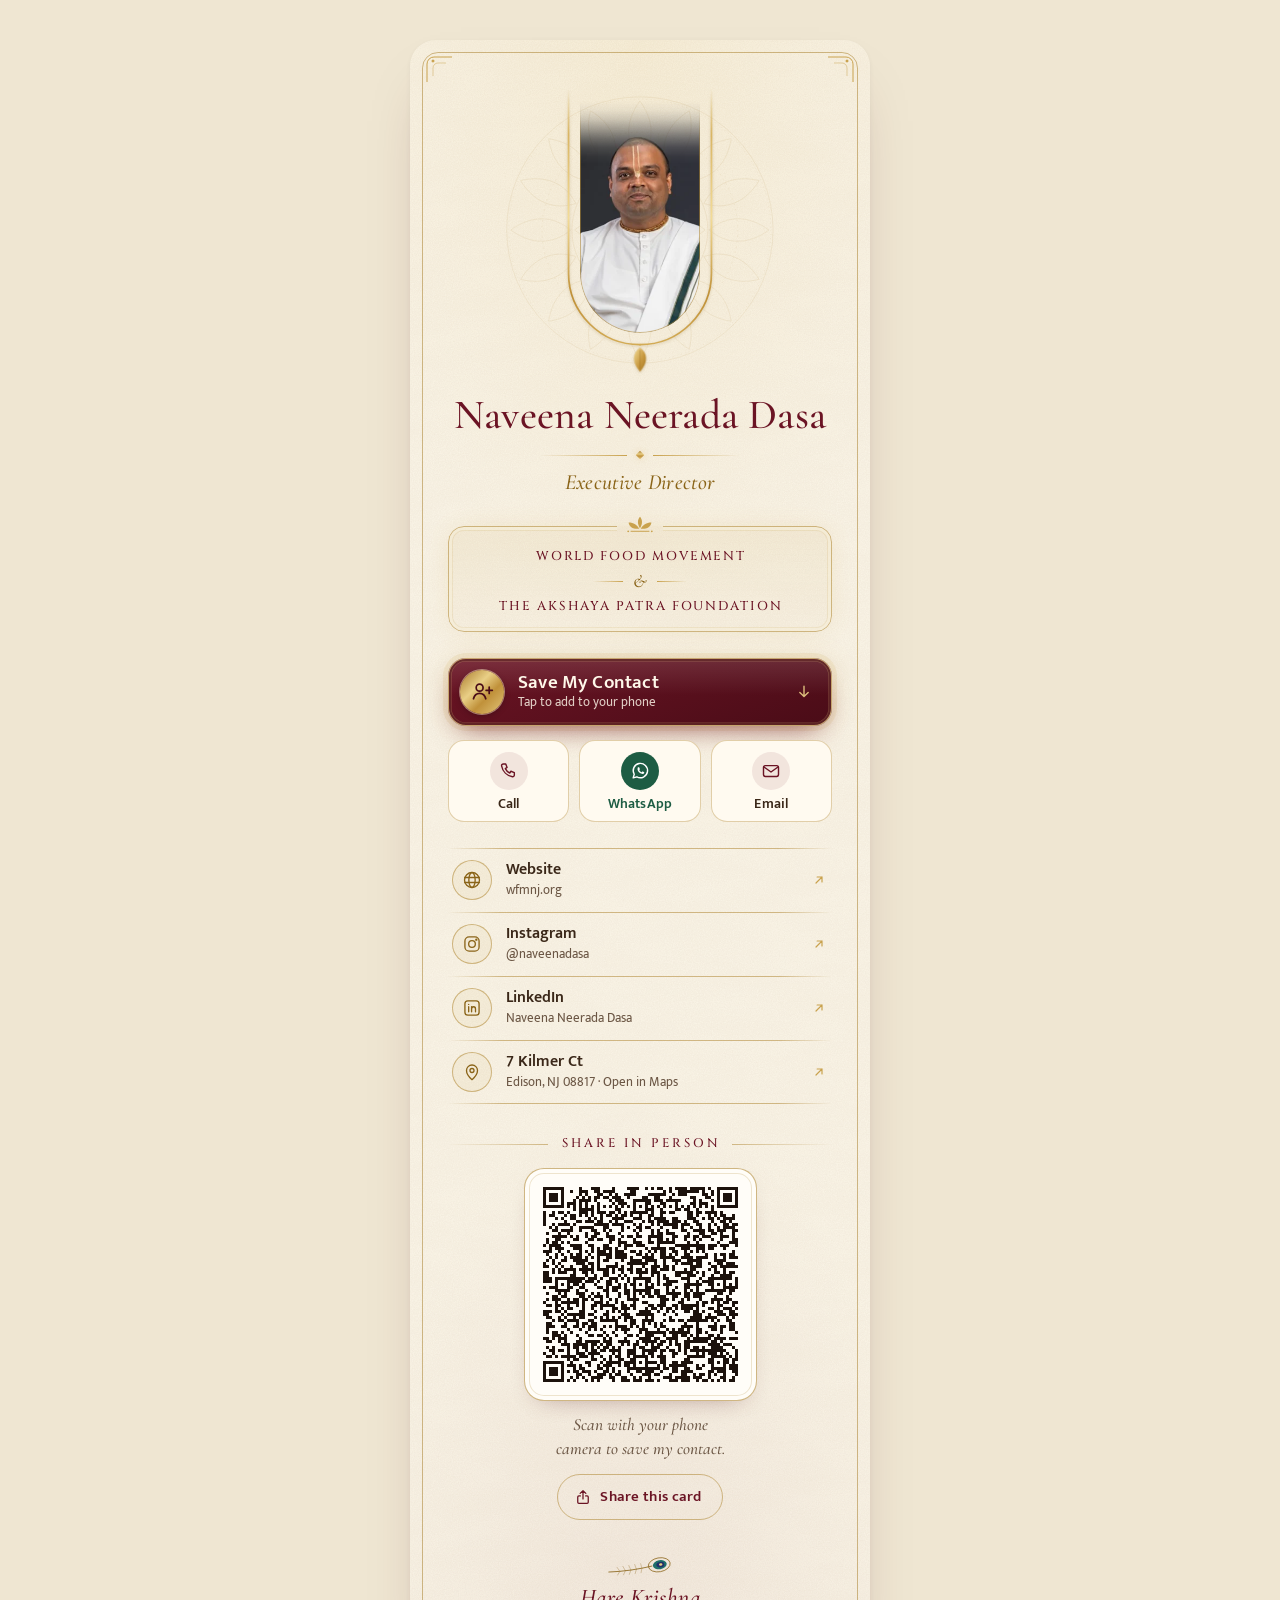
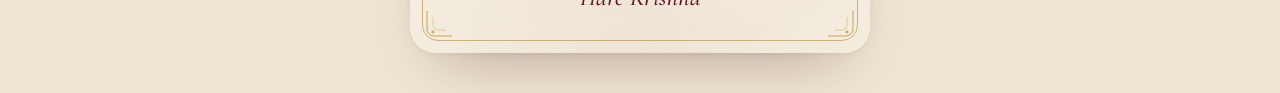
<file: naveena_card/site/index.html>
<!doctype html>
<html lang="en">
  <head>
    <meta charset="utf-8" />
    <meta
      name="viewport"
      content="width=device-width, initial-scale=1, viewport-fit=cover"
    />
    <title>
      Naveena Neerada Dasa · World Food Movement &amp; The Akshaya Patra
      Foundation
    </title>
    <meta
      name="description"
      content="Executive Director. Tap to save my contact."
    />
    <meta name="color-scheme" content="light dark" />
    <meta
      name="theme-color"
      content="#f6efdf"
      media="(prefers-color-scheme: light)"
    />
    <meta
      name="theme-color"
      content="#0f1230"
      media="(prefers-color-scheme: dark)"
    />

    <!-- Link previews (WhatsApp, iMessage, social). Replace the domain if yours differs. -->
    <link rel="canonical" href="https://naveena-dasa.netlify.app/" />
    <meta property="og:type" content="profile" />
    <meta property="og:site_name" content="The Tilak Card" />
    <meta property="og:url" content="https://naveena-dasa.netlify.app/" />
    <meta
      property="og:title"
      content="Naveena Neerada Dasa · World Food Movement &amp; The Akshaya Patra Foundation"
    />
    <meta
      property="og:description"
      content="Executive Director. Tap to save my contact."
    />
    <meta
      property="og:image"
      content="https://naveena-dasa.netlify.app/og-image.jpg"
    />
    <meta property="og:image:type" content="image/jpeg" />
    <meta property="og:image:width" content="1200" />
    <meta property="og:image:height" content="630" />
    <meta
      property="og:image:alt"
      content="Naveena Neerada Dasa, framed by a gold tilak, World Food Movement &amp; The Akshaya Patra Foundation"
    />
    <meta property="profile:first_name" content="Naveena Neerada" />
    <meta property="profile:last_name" content="Dasa" />
    <meta name="twitter:card" content="summary_large_image" />
    <meta
      name="twitter:title"
      content="Naveena Neerada Dasa · World Food Movement &amp; The Akshaya Patra Foundation"
    />
    <meta
      name="twitter:description"
      content="Executive Director. Tap to save my contact."
    />
    <meta
      name="twitter:image"
      content="https://naveena-dasa.netlify.app/og-image.jpg"
    />

    <link rel="icon" href="favicon.ico" sizes="32x32" />
    <link rel="icon" href="favicon.svg" type="image/svg+xml" />
    <link rel="apple-touch-icon" href="apple-touch-icon.png" />
    <link rel="manifest" href="site.webmanifest" />

    <link rel="preconnect" href="https://fonts.googleapis.com" />
    <link rel="preconnect" href="https://fonts.gstatic.com" crossorigin />
    <link
      rel="stylesheet"
      href="https://fonts.googleapis.com/css2?family=Cinzel:wght@500&family=Cormorant+Garamond:ital,wght@0,500;1,500&family=Mukta:wght@400;600&display=swap"
    />
    <link
      rel="preload"
      as="image"
      href="img/naveena.webp"
      type="image/webp"
      fetchpriority="high"
    />
    <link rel="stylesheet" href="styles.css" />
    <script src="app.js" defer></script>

    <script type="application/ld+json">
      {
        "@context": "https://schema.org",
        "@type": "Person",
        "name": "Naveena Neerada Dasa",
        "jobTitle": "Executive Director",
        "worksFor": [
          {
            "@type": "Organization",
            "name": "World Food Movement",
            "url": "https://wfmnj.org"
          },
          { "@type": "Organization", "name": "The Akshaya Patra Foundation" }
        ],
        "telephone": "+1-848-338-9180",
        "email": "mailto:nnrd@iskconbangalore.org",
        "address": {
          "@type": "PostalAddress",
          "streetAddress": "7 Kilmer Ct",
          "addressLocality": "Edison",
          "addressRegion": "NJ",
          "postalCode": "08817",
          "addressCountry": "US"
        },
        "sameAs": [
          "https://www.instagram.com/naveenadasa/",
          "https://www.linkedin.com/in/naveena-neerada-dasa"
        ]
      }
    </script>
  </head>
  <body>
    <!-- Icon sprite -->
    <svg
      width="0"
      height="0"
      style="position: absolute"
      aria-hidden="true"
      focusable="false"
    >
      <defs>
        <linearGradient
          id="gold-line"
          gradientUnits="userSpaceOnUse"
          x1="0"
          y1="0"
          x2="0"
          y2="436"
        >
          <stop offset="0" stop-color="#e2c373" stop-opacity="0" />
          <stop offset=".16" stop-color="#d9b563" />
          <stop offset=".45" stop-color="#f3dc97" />
          <stop offset=".72" stop-color="#bf9038" />
          <stop offset="1" stop-color="#e0bd68" />
        </linearGradient>
        <linearGradient id="gold-fill" x1="0" y1="0" x2="1" y2="1">
          <stop offset="0" stop-color="#f3dc97" />
          <stop offset=".55" stop-color="#c99a41" />
          <stop offset="1" stop-color="#a47623" />
        </linearGradient>
      </defs>
      <symbol id="i-contact" viewBox="0 0 24 24">
        <circle cx="9" cy="8" r="3.6" />
        <path d="M2.6 19.6c.8-3.5 3.3-5.6 6.4-5.6s5.6 2.1 6.4 5.6" />
        <path d="M19 7.5v6.5M15.75 10.75h6.5" />
      </symbol>
      <symbol id="i-phone" viewBox="0 0 24 24">
        <path
          d="M5.1 3.6h3l1.6 4.1-2.1 1.4a11.2 11.2 0 0 0 5.3 5.3l1.4-2.1 4.1 1.6v3a2 2 0 0 1-2.2 2A16.4 16.4 0 0 1 3.1 5.8a2 2 0 0 1 2-2.2z"
        />
      </symbol>
      <symbol id="i-whatsapp" viewBox="0 0 24 24">
        <path d="M3.8 20.2l1.3-4.3a8.6 8.6 0 1 1 3.2 3.1z" />
        <path
          fill="currentColor"
          stroke="none"
          d="M9.3 7.9c.2-.4.5-.5.8-.5h.5c.2 0 .4.1.5.4l.7 1.7c.1.2 0 .4-.1.6l-.5.6c-.1.1-.2.3-.1.5.5.9 1.3 1.8 2.4 2.3.2.1.4.1.5-.1l.6-.7c.1-.2.4-.2.6-.1l1.6.7c.2.1.3.3.3.5 0 .6-.3 1.3-.9 1.6-.6.3-1.5.4-3-.3-1.7-.8-3.1-2.3-3.8-3.8-.5-1.1-.4-2.1-.1-2.8z"
        />
      </symbol>
      <symbol id="i-mail" viewBox="0 0 24 24">
        <rect x="3" y="5.5" width="18" height="13" rx="2.2" />
        <path d="M3.6 7.2l8.4 6 8.4-6" />
      </symbol>
      <symbol id="i-globe" viewBox="0 0 24 24">
        <circle cx="12" cy="12" r="9" />
        <ellipse cx="12" cy="12" rx="3.8" ry="9" />
        <path d="M3.3 9h17.4M3.3 15h17.4" />
      </symbol>
      <symbol id="i-instagram" viewBox="0 0 24 24">
        <rect x="3.5" y="3.5" width="17" height="17" rx="5" />
        <circle cx="12" cy="12" r="4" />
        <circle cx="17.2" cy="6.8" r=".6" fill="currentColor" />
      </symbol>
      <symbol id="i-linkedin" viewBox="0 0 24 24">
        <rect x="3.5" y="3.5" width="17" height="17" rx="3.5" />
        <path
          d="M8 10.5v6M8 7.6v.1M11.5 16.5v-6M11.5 13.2c0-1.6 1.1-2.7 2.5-2.7s2.2 1 2.2 2.6v3.4"
        />
      </symbol>
      <symbol id="i-pin" viewBox="0 0 24 24">
        <path
          d="M12 21.2s-6.6-5.7-6.6-11a6.6 6.6 0 0 1 13.2 0c0 5.3-6.6 11-6.6 11z"
        />
        <circle cx="12" cy="10.2" r="2.4" />
      </symbol>
      <symbol id="i-share" viewBox="0 0 24 24">
        <path d="M12 3.5v11M8.2 7.2L12 3.5l3.8 3.7" />
        <path
          d="M8.5 10.5H6.5a1.5 1.5 0 0 0-1.5 1.5v7a1.5 1.5 0 0 0 1.5 1.5h11a1.5 1.5 0 0 0 1.5-1.5v-7a1.5 1.5 0 0 0-1.5-1.5h-2"
        />
      </symbol>
      <symbol id="i-arrow" viewBox="0 0 24 24">
        <path d="M8 16L16 8M9.5 8H16v6.5" />
      </symbol>
      <symbol id="i-down" viewBox="0 0 24 24">
        <path d="M12 5v12M7 12.5l5 5 5-5" />
      </symbol>
      <symbol id="lotus" viewBox="0 0 28 18">
        <path d="M14 1.2c2.4 2.6 3 6.6 0 11.6-3-5-2.4-9 0-11.6z" />
        <path
          d="M13.2 13.2C11.4 9.4 7.6 6.9 2.6 6.9c.6 4.4 4.6 6.9 10.6 6.3z"
        />
        <path
          d="M14.8 13.2c1.8-3.8 5.6-6.3 10.6-6.3-.6 4.4-4.6 6.9-10.6 6.3z"
        />
        <path
          d="M5 15.8h18"
          fill="none"
          stroke="currentColor"
          stroke-width="1"
          stroke-linecap="round"
        />
        <circle cx="2.2" cy="15.8" r=".9" />
        <circle cx="25.8" cy="15.8" r=".9" />
      </symbol>
      <symbol id="corner" viewBox="0 0 30 30">
        <path
          d="M5 30V12a7 7 0 0 1 7-7h18"
          fill="none"
          stroke="currentColor"
          stroke-width="1"
        />
        <path
          d="M11 24v-8a5 5 0 0 1 5-5h8"
          fill="none"
          stroke="currentColor"
          stroke-width=".8"
          opacity=".6"
        />
        <path d="M11 7.2l1.8 1.8-1.8 1.8-1.8-1.8z" fill="currentColor" />
      </symbol>
    </svg>

    <main class="card">
      <span class="frame" aria-hidden="true"></span>
      <svg class="corner c-tl" aria-hidden="true"><use href="#corner" /></svg>
      <svg class="corner c-tr" aria-hidden="true"><use href="#corner" /></svg>
      <svg class="corner c-bl" aria-hidden="true"><use href="#corner" /></svg>
      <svg class="corner c-br" aria-hidden="true"><use href="#corner" /></svg>

      <header class="hero">
        <div class="tilak">
          <!-- Faint mandala watermark -->
          <svg
            class="mandala"
            viewBox="-100 -100 200 200"
            aria-hidden="true"
            focusable="false"
          >
            <defs>
              <path id="m-petal" d="M0-95C11-80 11-64 0-51-11-64-11-80 0-95z" />
              <path
                id="m-petal2"
                d="M0-48C8.5-38 8.5-28 0-19-8.5-28-8.5-38 0-48z"
              />
            </defs>
            <g fill="none" stroke="currentColor" stroke-width=".55">
              <circle r="98" />
              <circle r="96.4" stroke-dasharray=".6 2.4" />
              <circle r="72" stroke-dasharray="1 3" />
              <circle r="50" />
              <circle r="16" />
              <circle r="9" />
              <g>
                <use href="#m-petal" />
                <use href="#m-petal" transform="rotate(22.5)" />
                <use href="#m-petal" transform="rotate(45)" />
                <use href="#m-petal" transform="rotate(67.5)" />
                <use href="#m-petal" transform="rotate(90)" />
                <use href="#m-petal" transform="rotate(112.5)" />
                <use href="#m-petal" transform="rotate(135)" />
                <use href="#m-petal" transform="rotate(157.5)" />
                <use href="#m-petal" transform="rotate(180)" />
                <use href="#m-petal" transform="rotate(202.5)" />
                <use href="#m-petal" transform="rotate(225)" />
                <use href="#m-petal" transform="rotate(247.5)" />
                <use href="#m-petal" transform="rotate(270)" />
                <use href="#m-petal" transform="rotate(292.5)" />
                <use href="#m-petal" transform="rotate(315)" />
                <use href="#m-petal" transform="rotate(337.5)" />
              </g>
              <g>
                <use href="#m-petal2" />
                <use href="#m-petal2" transform="rotate(30)" />
                <use href="#m-petal2" transform="rotate(60)" />
                <use href="#m-petal2" transform="rotate(90)" />
                <use href="#m-petal2" transform="rotate(120)" />
                <use href="#m-petal2" transform="rotate(150)" />
                <use href="#m-petal2" transform="rotate(180)" />
                <use href="#m-petal2" transform="rotate(210)" />
                <use href="#m-petal2" transform="rotate(240)" />
                <use href="#m-petal2" transform="rotate(270)" />
                <use href="#m-petal2" transform="rotate(300)" />
                <use href="#m-petal2" transform="rotate(330)" />
              </g>
            </g>
          </svg>

          <div class="portrait">
            <picture>
              <source srcset="img/naveena.webp" type="image/webp" />
              <img
                src="img/naveena.jpg"
                width="300"
                height="429"
                alt="Portrait of Naveena Neerada Dasa"
                fetchpriority="high"
                decoding="async"
              />
            </picture>
          </div>

          <!-- Urdhva-pundra tilak frame -->
          <svg
            class="tilak-svg"
            viewBox="0 0 260 436"
            aria-hidden="true"
            focusable="false"
          >
            <g
              fill="none"
              stroke="url(#gold-line)"
              stroke-width="2.6"
              stroke-linecap="round"
            >
              <path
                class="tilak-line"
                pathLength="1"
                d="M22 2V280A108 108 0 0 0 130 388"
              />
              <path
                class="tilak-line"
                pathLength="1"
                d="M238 2V280A108 108 0 0 1 130 388"
              />
            </g>
            <g class="tulasi">
              <path
                d="M130 392.5c11 7.6 13 21.5 0 36.5-13-15-11-28.9 0-36.5z"
                fill="url(#gold-fill)"
              />
              <path
                d="M130 397v27"
                stroke="#8a6418"
                stroke-opacity=".55"
                stroke-width=".9"
                stroke-linecap="round"
              />
            </g>
          </svg>
        </div>

        <h1 class="name">Naveena Neerada Dasa</h1>
        <div class="title-rule" aria-hidden="true"><span></span></div>
        <p class="role">Executive Director</p>
      </header>

      <div class="org reveal" style="--i: 0">
        <svg class="lotus" aria-hidden="true"><use href="#lotus" /></svg>
        <p>
          <span class="org-name">World Food Movement</span
          ><span class="org-amp">&amp;</span
          ><span class="org-name">The Akshaya Patra Foundation</span>
        </p>
      </div>

      <a
        class="save reveal"
        style="--i: 1"
        href="naveena-neerada-dasa.vcf"
        download="naveena-neerada-dasa.vcf"
        type="text/vcard"
      >
        <span class="save-icon"
          ><svg aria-hidden="true"><use href="#i-contact" /></svg
        ></span>
        <span class="save-text">
          <span class="save-title">Save My Contact</span>
          <span class="save-sub">Tap to add to your phone</span>
        </span>
        <svg class="save-arrow" aria-hidden="true"><use href="#i-down" /></svg>
      </a>

      <nav
        class="quick reveal"
        style="--i: 2"
        aria-label="Contact Naveena Neerada Dasa"
      >
        <a href="tel:+18483389180" aria-label="Call Naveena Neerada Dasa">
          <span class="q-icon"
            ><svg aria-hidden="true"><use href="#i-phone" /></svg></span
          >Call
        </a>
        <a
          class="wa"
          href="https://wa.me/18483389180"
          target="_blank"
          rel="noopener"
          aria-label="Message on WhatsApp (opens in a new tab)"
        >
          <span class="q-icon"
            ><svg aria-hidden="true"><use href="#i-whatsapp" /></svg></span
          >WhatsApp
        </a>
        <a
          href="mailto:nnrd@iskconbangalore.org"
          aria-label="Email Naveena Neerada Dasa"
        >
          <span class="q-icon"
            ><svg aria-hidden="true"><use href="#i-mail" /></svg></span
          >Email
        </a>
      </nav>

      <ul class="links reveal" style="--i: 3" aria-label="Links">
        <li>
          <a href="https://wfmnj.org" target="_blank" rel="noopener">
            <span class="l-icon"
              ><svg aria-hidden="true"><use href="#i-globe" /></svg
            ></span>
            <span class="l-text"
              ><span class="l-main">Website</span
              ><span class="l-sub">wfmnj.org</span></span
            >
            <svg class="l-arrow" aria-hidden="true"><use href="#i-arrow" /></svg
            ><span class="sr">(opens in a new tab)</span>
          </a>
        </li>
        <li>
          <a
            href="https://www.instagram.com/naveenadasa/"
            target="_blank"
            rel="noopener"
          >
            <span class="l-icon"
              ><svg aria-hidden="true"><use href="#i-instagram" /></svg
            ></span>
            <span class="l-text"
              ><span class="l-main">Instagram</span
              ><span class="l-sub">@naveenadasa</span></span
            >
            <svg class="l-arrow" aria-hidden="true"><use href="#i-arrow" /></svg
            ><span class="sr">(opens in a new tab)</span>
          </a>
        </li>
        <li>
          <a
            href="https://www.linkedin.com/in/naveena-neerada-dasa"
            target="_blank"
            rel="noopener"
          >
            <span class="l-icon"
              ><svg aria-hidden="true"><use href="#i-linkedin" /></svg
            ></span>
            <span class="l-text"
              ><span class="l-main">LinkedIn</span
              ><span class="l-sub">Naveena Neerada Dasa</span></span
            >
            <svg class="l-arrow" aria-hidden="true"><use href="#i-arrow" /></svg
            ><span class="sr">(opens in a new tab)</span>
          </a>
        </li>
        <li>
          <a
            href="https://maps.google.com/?q=7+Kilmer+Ct+Edison+NJ+08817"
            target="_blank"
            rel="noopener"
          >
            <span class="l-icon"
              ><svg aria-hidden="true"><use href="#i-pin" /></svg
            ></span>
            <span class="l-text"
              ><span class="l-main">7 Kilmer Ct</span
              ><span class="l-sub">Edison, NJ 08817 · Open in Maps</span></span
            >
            <svg class="l-arrow" aria-hidden="true"><use href="#i-arrow" /></svg
            ><span class="sr">(opens in a new tab)</span>
          </a>
        </li>
      </ul>

      <section class="share reveal" style="--i: 4" aria-labelledby="share-h">
        <h2 id="share-h" class="section-h"><span>Share in Person</span></h2>
        <div class="qr-tile">
          <img
            src="qr-contact.svg"
            width="219"
            height="219"
            alt="QR code that saves Naveena Neerada Dasa's contact to your phone"
          />
        </div>
        <p class="qr-caption">
          Scan with your phone camera to save my contact.
        </p>
        <button class="share-btn" type="button" data-share>
          <svg aria-hidden="true"><use href="#i-share" /></svg>Share this card
        </button>
      </section>

      <footer class="foot reveal" style="--i: 5">
        <svg
          class="feather"
          viewBox="0 0 72 24"
          aria-hidden="true"
          focusable="false"
        >
          <path
            d="M2 17.5C18 17 34 14.5 49 11"
            fill="none"
            class="f-ink"
            stroke-width=".9"
            stroke-linecap="round"
          />
          <g
            class="f-ink"
            stroke-width=".5"
            stroke-linecap="round"
            opacity=".7"
          >
            <path
              d="M14 16.6l-3-4.2M20 16l-2.6-4.6M26 15.2l-2.2-4.8M32 14.2l-1.8-4.9M38 13.2l-1.3-4.8"
            />
            <path
              d="M14 16.8l-2.4 4M20 16.2l-2 4.3M26 15.4l-1.6 4.6M32 14.4l-1.2 4.7M38 13.4l-.8 4.8"
            />
          </g>
          <ellipse
            cx="57"
            cy="9.6"
            rx="12"
            ry="7.6"
            transform="rotate(-10 57 9.6)"
            fill="none"
            class="f-ink"
            stroke-width=".8"
          />
          <ellipse
            cx="57.6"
            cy="9.5"
            rx="7.6"
            ry="4.9"
            transform="rotate(-10 57.6 9.5)"
            class="f-teal"
          />
          <ellipse
            cx="58.2"
            cy="9.4"
            rx="4.4"
            ry="3"
            transform="rotate(-10 58.2 9.4)"
            class="f-blue"
          />
          <ellipse
            cx="58.6"
            cy="9.3"
            rx="1.9"
            ry="1.4"
            transform="rotate(-10 58.6 9.3)"
            fill="#e8cd85"
          />
        </svg>
        <p class="hk">Hare Krishna</p>
      </footer>
    </main>

    <div class="toast" role="status" aria-live="polite"></div>
  </body>
</html>
</file>
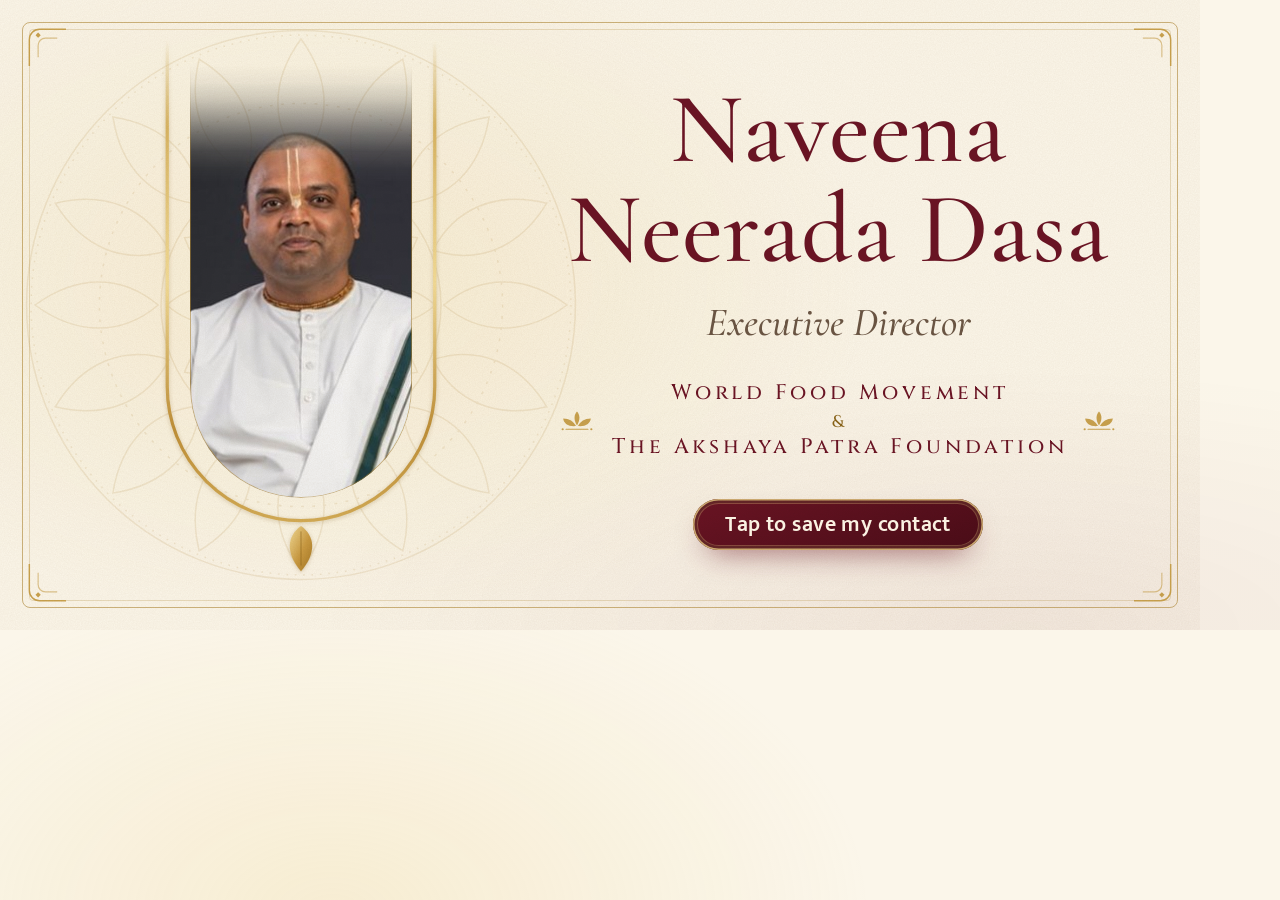
<file: naveena_card/tools/og.html>
<!doctype html>
<html lang="en">
<head>
<meta charset="utf-8">
<!-- Template for site/og-image.jpg (1200x630). Rendered by render-images.py. -->
<link rel="stylesheet" href="https://fonts.googleapis.com/css2?family=Cinzel:wght@500&family=Cormorant+Garamond:ital,wght@0,500;1,500&family=Mukta:wght@600&display=block">
<style>
  html, body { margin: 0; }
  body {
    width: 1200px; height: 630px; overflow: hidden; position: relative;
    background:
      radial-gradient(70% 90% at 26% 45%, rgba(233, 207, 134, .24), transparent 60%),
      radial-gradient(80% 60% at 80% 100%, rgba(107, 20, 36, .06), transparent 70%),
      #fbf6ea;
    color: #3a2718;
  }
  body::after {
    content: ""; position: absolute; inset: 0; mix-blend-mode: multiply; opacity: .55; pointer-events: none;
    background-image: url("data:image/svg+xml,%3Csvg xmlns='http://www.w3.org/2000/svg' width='220' height='220'%3E%3Cfilter id='n'%3E%3CfeTurbulence type='fractalNoise' baseFrequency='.85' numOctaves='3' stitchTiles='stitch'/%3E%3CfeColorMatrix values='0 0 0 0 .45  0 0 0 0 .33  0 0 0 0 .18  0 0 0 .22 0'/%3E%3C/filter%3E%3Crect width='100%25' height='100%25' filter='url(%23n)'/%3E%3C/svg%3E");
  }
  .frame { position: absolute; inset: 22px; border: 1.5px solid rgba(176, 135, 52, .6); border-radius: 8px; }
  .frame::before { content: ""; position: absolute; inset: 6px; border: 1px solid rgba(176, 135, 52, .25); border-radius: 4px; }
  .corner { position: absolute; width: 44px; height: 44px; color: #c9a24e; }
  .tl { top: 22px; left: 22px; } .tr { top: 22px; right: 22px; transform: scaleX(-1); }
  .bl { bottom: 22px; left: 22px; transform: scaleY(-1); } .br { bottom: 22px; right: 22px; transform: scale(-1); }

  .tilak { position: absolute; left: 140px; top: 40px; width: 322px; height: 540px; }
  .mandala { position: absolute; left: 50%; top: 49%; width: 560px; height: 560px; transform: translate(-50%, -50%); color: #b0873a; opacity: .14; }
  .portrait { position: absolute; left: 15.385%; top: 4.587%; width: 69.231%; height: 80.275%; }
  .portrait::after { content: ""; position: absolute; inset: 0; border: 1.5px solid rgba(176,135,52,.55); border-top: 0; border-radius: 0 0 999px 999px; -webkit-mask-image: linear-gradient(to bottom, transparent 0%, rgba(0,0,0,.2) 8%, rgba(0,0,0,.66) 16%, #000 27%); mask-image: linear-gradient(to bottom, transparent 0%, rgba(0,0,0,.2) 8%, rgba(0,0,0,.66) 16%, #000 27%); }
  .portrait picture, .portrait .ph { position: absolute; inset: 0; overflow: hidden; border-radius: 0 0 999px 999px; background: #fff; -webkit-mask-image: linear-gradient(to bottom, transparent 0%, rgba(0, 0, 0, .06) 4%, rgba(0, 0, 0, .2) 8%, rgba(0, 0, 0, .42) 12%, rgba(0, 0, 0, .66) 16%, rgba(0, 0, 0, .86) 20%, rgba(0, 0, 0, .97) 24%, #000 27%); mask-image: linear-gradient(to bottom, transparent 0%, rgba(0, 0, 0, .06) 4%, rgba(0, 0, 0, .2) 8%, rgba(0, 0, 0, .42) 12%, rgba(0, 0, 0, .66) 16%, rgba(0, 0, 0, .86) 20%, rgba(0, 0, 0, .97) 24%, #000 27%); }
  .portrait img { position: absolute; left: 50%; bottom: 0; width: 136%; height: auto; transform: translateX(-50%); display: block; }
  .t { position: absolute; inset: 0; width: 100%; height: 100%; overflow: visible; filter: drop-shadow(0 1px 2px rgba(138, 100, 24, .3)); }

  .text { position: absolute; left: 540px; right: 64px; top: 0; bottom: 0; display: flex; flex-direction: column; justify-content: center; align-items: center; text-align: center; }
  .name { font: 500 100px/1 "Cormorant Garamond", serif; color: #6b1424; letter-spacing: .005em; }
  .role { margin-top: 18px; font: italic 500 40px/1.2 "Cormorant Garamond", serif; color: #6b5644; }
  .org { margin-top: 34px; display: flex; align-items: center; gap: 18px; }
  .org span { display: block; font: 500 21px/1.3 Cinzel, serif; letter-spacing: .18em; color: #6b1424; margin-right: -.18em; }
  .org small { display: block; font: 500 17px/1.3 Cinzel, serif; letter-spacing: .34em; color: #8a6418; margin-right: -.34em; margin-top: 4px; }
  .lotus { width: 34px; height: 22px; fill: #c9a24e; color: #c9a24e; }
  .cta { margin-top: 38px; padding: 15px 32px 14px; border-radius: 999px; font: 600 22px/1 Mukta, sans-serif; color: #fff8ea; letter-spacing: .02em;
    background: linear-gradient(160deg, #6b1424, #4a0c17);
    box-shadow: inset 0 0 0 1.5px rgba(233, 207, 134, .8), inset 0 0 0 4px rgba(74, 12, 23, .6), inset 0 0 0 5px rgba(233, 207, 134, .3), 0 14px 30px -14px rgba(107, 20, 36, .7); }
</style>
</head>
<body>
<svg width="0" height="0" style="position:absolute">
  <defs>
    <linearGradient id="gold-line" gradientUnits="userSpaceOnUse" x1="0" y1="0" x2="0" y2="436">
      <stop offset="0" stop-color="#e2c373" stop-opacity="0"/><stop offset=".16" stop-color="#d9b563"/>
      <stop offset=".45" stop-color="#f3dc97"/><stop offset=".72" stop-color="#bf9038"/><stop offset="1" stop-color="#e0bd68"/>
    </linearGradient>
    <linearGradient id="gold-fill" x1="0" y1="0" x2="1" y2="1">
      <stop offset="0" stop-color="#f3dc97"/><stop offset=".55" stop-color="#c99a41"/><stop offset="1" stop-color="#a47623"/>
    </linearGradient>
  </defs>
  <symbol id="lotus" viewBox="0 0 28 18"><path d="M14 1.2c2.4 2.6 3 6.6 0 11.6-3-5-2.4-9 0-11.6z"/><path d="M13.2 13.2C11.4 9.4 7.6 6.9 2.6 6.9c.6 4.4 4.6 6.9 10.6 6.3z"/><path d="M14.8 13.2c1.8-3.8 5.6-6.3 10.6-6.3-.6 4.4-4.6 6.9-10.6 6.3z"/><path d="M5 15.8h18" fill="none" stroke="currentColor" stroke-width="1" stroke-linecap="round"/><circle cx="2.2" cy="15.8" r=".9"/><circle cx="25.8" cy="15.8" r=".9"/></symbol>
  <symbol id="corner" viewBox="0 0 30 30"><path d="M5 30V12a7 7 0 0 1 7-7h18" fill="none" stroke="currentColor" stroke-width="1"/><path d="M11 24v-8a5 5 0 0 1 5-5h8" fill="none" stroke="currentColor" stroke-width=".8" opacity=".6"/><path d="M11 7.2l1.8 1.8-1.8 1.8-1.8-1.8z" fill="currentColor"/></symbol>
</svg>
<div class="frame"></div>
<svg class="corner tl"><use href="#corner"/></svg><svg class="corner tr"><use href="#corner"/></svg>
<svg class="corner bl"><use href="#corner"/></svg><svg class="corner br"><use href="#corner"/></svg>

<div class="tilak">
  <svg class="mandala" viewBox="-100 -100 200 200"><g id="mg" fill="none" stroke="currentColor" stroke-width=".55"></g></svg>
  <div class="portrait"><div class="ph"><img src="../site/img/naveena.jpg" alt=""></div></div>
  <svg class="t" viewBox="0 0 260 436">
    <g fill="none" stroke="url(#gold-line)" stroke-width="2.6" stroke-linecap="round">
      <path d="M22 2V280A108 108 0 0 0 130 388"/><path d="M238 2V280A108 108 0 0 1 130 388"/>
    </g>
    <path d="M130 392.5c11 7.6 13 21.5 0 36.5-13-15-11-28.9 0-36.5z" fill="url(#gold-fill)"/>
    <path d="M130 397v27" stroke="#8a6418" stroke-opacity=".55" stroke-width=".9" stroke-linecap="round"/>
  </svg>
</div>

<div class="text">
  <div class="name">Naveena Neerada Dasa</div>
  <div class="role">Executive Director</div>
  <div class="org">
    <svg class="lotus"><use href="#lotus"/></svg>
    <div><span>World Food Movement</span><small>&amp;</small><span>The Akshaya Patra Foundation</span></div>
    <svg class="lotus"><use href="#lotus"/></svg>
  </div>
  <div class="cta">Tap to save my contact</div>
</div>

<script>
  // Mandala: same geometry as the card's watermark
  var P = "M0-95C11-80 11-64 0-51-11-64-11-80 0-95z", Q = "M0-48C8.5-38 8.5-28 0-19-8.5-28-8.5-38 0-48z";
  var s = '<circle r="98"/><circle r="96.4" stroke-dasharray=".6 2.4"/><circle r="72" stroke-dasharray="1 3"/><circle r="50"/><circle r="16"/><circle r="9"/>';
  for (var i = 0; i < 16; i++) s += '<path d="' + P + '" transform="rotate(' + i * 22.5 + ')"/>';
  for (var j = 0; j < 12; j++) s += '<path d="' + Q + '" transform="rotate(' + j * 30 + ')"/>';
  document.getElementById("mg").innerHTML = s;
</script>
</body>
</html>
</file>
<file: naveena_card/site/styles.css>
/* The Tilak Card — Naveena Neerada Dasa
   Palette tokens first; everything else reads from them. */

:root {
  --page: #efe6d2;
  --card: #fbf6ea;
  --text: #3a2718;
  --muted: #6b5644;
  --maroon: #6b1424;
  --maroon-deep: #4a0c17;
  --maroon-ink: #6b1424;
  --name: #6b1424;
  --gold-ink: #8a6418;          /* gold dark enough for small text on ivory */
  --gold-soft: #c9a24e;
  --gold-hair: rgba(176, 135, 52, .55);
  --gold-leaf: linear-gradient(135deg, #a8792a 0%, #e9cf86 38%, #c0913a 62%, #e2c57a 100%);
  --green: #1d5c43;
  --tile: #fffaf0;
  --tile-line: rgba(176, 135, 52, .38);
  --qr-tile: #fffdf8;
  --btn-text: #fff8ea;
  --shadow: 0 30px 60px -30px rgba(74, 12, 23, .35), 0 2px 6px rgba(74, 12, 23, .06);
  --mandala: #b0873a;
  --mandala-opacity: .13;
  --peacock-teal: #1f6f6a;
  --peacock-blue: #22306b;
  --grain-blend: multiply;
  --grain-opacity: .5;
  --focus: #b0873a;

  --serif: "Cormorant Garamond", "Cormorant", Garamond, "Times New Roman", serif;
  --caps: "Cinzel", "Trajan Pro", Georgia, serif;
  --sans: "Mukta", system-ui, -apple-system, "Segoe UI", Roboto, sans-serif;
  --ease: cubic-bezier(.45, .05, .25, 1);
  color-scheme: light dark;
}

@media (prefers-color-scheme: dark) {
  :root {
    --page: #0a0c22;
    --card: #11142e;
    --text: #f3ebd8;
    --muted: #c3b8a2;
    --maroon: #8a2437;
    --maroon-deep: #5c1322;
    --maroon-ink: #eab2ba;      /* softened maroon so it reads on indigo */
    --name: #f5ead3;
    --gold-ink: #e2c27a;
    --gold-soft: #d8b565;
    --gold-hair: rgba(226, 194, 122, .42);
    --gold-leaf: linear-gradient(135deg, #b98a36 0%, #f1d994 38%, #c99b44 62%, #ecd08a 100%);
    --green: #6cc39c;
    --tile: rgba(255, 244, 220, .045);
    --tile-line: rgba(226, 194, 122, .3);
    --qr-tile: #fbf6ea;
    --shadow: 0 30px 70px -30px rgba(0, 0, 0, .8), 0 0 0 1px rgba(226, 194, 122, .08);
    --mandala: #e2c27a;
    --mandala-opacity: .09;
    --peacock-teal: #2f948c;
    --peacock-blue: #4a5cb8;
    --grain-blend: soft-light;
    --grain-opacity: .35;
    --focus: #e2c27a;
  }
}

*, *::before, *::after { box-sizing: border-box; }
html { -webkit-text-size-adjust: 100%; text-size-adjust: 100%; }
body {
  margin: 0;
  min-height: 100vh;
  min-height: 100dvh;
  background: var(--page);
  color: var(--text);
  font: 400 16px/1.5 var(--sans);
  -webkit-font-smoothing: antialiased;
  -webkit-tap-highlight-color: transparent;
}
img, svg { display: block; }
a { color: inherit; text-decoration: none; }
h1, h2, p { margin: 0; }
.sr { position: absolute; width: 1px; height: 1px; overflow: hidden; clip: rect(0 0 0 0); white-space: nowrap; }

:focus-visible { outline: 2px solid var(--focus); outline-offset: 3px; }

/* ---------- Card ---------- */
.card {
  position: relative;
  isolation: isolate;
  max-width: 460px;
  min-height: 100vh;
  min-height: 100dvh;
  margin: 0 auto;
  padding:
    calc(40px + env(safe-area-inset-top))
    calc(30px + env(safe-area-inset-right))
    calc(36px + env(safe-area-inset-bottom))
    calc(30px + env(safe-area-inset-left));
  background:
    radial-gradient(120% 60% at 50% 0%, rgba(233, 207, 134, .16), transparent 60%),
    radial-gradient(90% 50% at 50% 100%, rgba(107, 20, 36, .05), transparent 70%),
    var(--card);
  overflow: hidden;
}
/* Handmade-paper grain */
.card::after {
  content: "";
  position: absolute;
  inset: 0;
  z-index: -1;
  pointer-events: none;
  opacity: var(--grain-opacity);
  mix-blend-mode: var(--grain-blend);
  background-image: url("data:image/svg+xml,%3Csvg xmlns='http://www.w3.org/2000/svg' width='220' height='220'%3E%3Cfilter id='n'%3E%3CfeTurbulence type='fractalNoise' baseFrequency='.85' numOctaves='3' stitchTiles='stitch'/%3E%3CfeColorMatrix values='0 0 0 0 .45  0 0 0 0 .33  0 0 0 0 .18  0 0 0 .22 0'/%3E%3C/filter%3E%3Crect width='100%25' height='100%25' filter='url(%23n)'/%3E%3C/svg%3E"),
    url("data:image/svg+xml,%3Csvg xmlns='http://www.w3.org/2000/svg' width='600' height='600'%3E%3Cfilter id='f'%3E%3CfeTurbulence type='fractalNoise' baseFrequency='.012 .04' numOctaves='2' seed='7'/%3E%3CfeColorMatrix values='0 0 0 0 .5  0 0 0 0 .38  0 0 0 0 .2  0 0 0 .07 0'/%3E%3C/filter%3E%3Crect width='100%25' height='100%25' filter='url(%23f)'/%3E%3C/svg%3E");
}

/* Thin inset gold border + ornamental corners */
.frame {
  position: absolute;
  z-index: -1;
  inset:
    max(10px, env(safe-area-inset-top))
    max(10px, env(safe-area-inset-right))
    max(10px, env(safe-area-inset-bottom))
    max(10px, env(safe-area-inset-left));
  border: 1px solid var(--gold-hair);
  border-radius: 4px;
  pointer-events: none;
}
.corner {
  position: absolute;
  width: 30px;
  height: 30px;
  color: var(--gold-soft);
  pointer-events: none;
}
.c-tl { top: max(10px, env(safe-area-inset-top)); left: max(10px, env(safe-area-inset-left)); }
.c-tr { top: max(10px, env(safe-area-inset-top)); right: max(10px, env(safe-area-inset-right)); transform: scaleX(-1); }
.c-bl { bottom: max(10px, env(safe-area-inset-bottom)); left: max(10px, env(safe-area-inset-left)); transform: scaleY(-1); }
.c-br { bottom: max(10px, env(safe-area-inset-bottom)); right: max(10px, env(safe-area-inset-right)); transform: scale(-1, -1); }

@media (min-width: 520px) {
  body { padding: 40px 20px; }
  .card { min-height: 0; border-radius: 26px; box-shadow: var(--shadow); padding: 48px 38px 40px; }
  .frame { inset: 12px; border-radius: 16px; }
  .c-tl { top: 12px; left: 12px; } .c-tr { top: 12px; right: 12px; }
  .c-bl { bottom: 12px; left: 12px; } .c-br { bottom: 12px; right: 12px; }
}

/* ---------- Hero: tilak frame ---------- */
.hero { text-align: center; }

.tilak {
  position: relative;
  width: min(40vw, 172px);  /* keeps the mandala (158% of this) inside the gold border */
  aspect-ratio: 260 / 436;
  margin: 0 auto;
}
.mandala {
  position: absolute;
  z-index: 0;
  width: 158%;
  left: -29%;
  top: 49.3%;
  transform: translateY(-50%);
  color: var(--mandala);
  opacity: var(--mandala-opacity);
  pointer-events: none;
}
/* Portrait: open at the top, where it fades into the paper; curved at the
   bottom to sit inside the tilak's U. A gold hairline traces the sides and
   curve and fades out with the photo. */
.portrait {
  --fade: linear-gradient(to bottom, transparent 0%, rgba(0, 0, 0, .06) 4%, rgba(0, 0, 0, .2) 8%, rgba(0, 0, 0, .42) 12%, rgba(0, 0, 0, .66) 16%, rgba(0, 0, 0, .86) 20%, rgba(0, 0, 0, .97) 24%, #000 27%);
  position: absolute;
  z-index: 1;
  left: 15.385%;
  top: 4.587%;
  width: 69.231%;
  height: 80.275%;
  animation: fade .9s ease-out .05s both;
}
.portrait::after {
  content: "";
  position: absolute;
  inset: 0;
  border: 1px solid rgba(176, 135, 52, .55);
  border-top: 0;
  border-radius: 0 0 999px 999px;
  -webkit-mask-image: var(--fade);
  mask-image: var(--fade);
  pointer-events: none;
}
.portrait picture {
  position: absolute;
  inset: 0;
  overflow: hidden;
  border-radius: 0 0 999px 999px;
  background: #fff;
  -webkit-mask-image: var(--fade);
  mask-image: var(--fade);
}
.portrait img {
  position: absolute;
  left: 50%;
  bottom: 0;
  width: 136%;
  max-width: none;
  height: auto;
  transform: translateX(-50%);
}
.tilak-svg {
  position: absolute;
  z-index: 2;
  inset: 0;
  width: 100%;
  height: 100%;
  overflow: visible;
  filter: drop-shadow(0 1px 1.5px rgba(138, 100, 24, .28));
}
.tilak-line {
  stroke-dasharray: 1;
  stroke-dashoffset: 1;
  animation: draw 1.15s var(--ease) .2s forwards;
}
.tulasi {
  opacity: 0;
  transform-origin: 130px 392px;
  animation: leaf .7s ease-out 1.3s forwards;
}

/* Name stays on one line: scales with the viewport, capped to fit the card. */
.name {
  margin-top: 18px;
  font: 500 clamp(1.6rem, 8.6vw, 2.6rem)/1.05 var(--serif);
  letter-spacing: .005em;
  white-space: nowrap;
  color: var(--name);
}
/* Gold hairlines meeting at a small gilt diamond, between name and title */
.title-rule {
  display: flex;
  align-items: center;
  gap: 10px;
  width: min(58%, 200px);
  margin: 14px auto 0;
}
.title-rule::before, .title-rule::after {
  content: "";
  flex: 1;
  height: 1px;
  background: linear-gradient(90deg, transparent, var(--gold-soft));
}
.title-rule::after { background: linear-gradient(270deg, transparent, var(--gold-soft)); }
.title-rule span {
  width: 6px;
  height: 6px;
  flex: none;
  transform: rotate(45deg);
  background: var(--gold-leaf);
  box-shadow: 0 0 6px rgba(226, 194, 122, .45);
}
.role {
  margin-top: 10px;
  font: italic 500 1.36rem/1.3 var(--serif);
  letter-spacing: .015em;
  color: var(--gold-ink);
}
.name, .title-rule, .role { animation: rise .8s var(--ease) both; }
.name { animation-delay: .75s; }
.title-rule { animation-delay: .84s; }
.role { animation-delay: .92s; }

/* ---------- Organization: gold-edged panel with a lotus crest ---------- */
.org {
  --crest-gap: 23px; /* half the opening left in the top border for the lotus */
  position: relative;
  margin: 30px auto 0;
  padding: 22px 12px 17px;
  border-radius: 16px;
  text-align: center;
  background: linear-gradient(180deg,
    color-mix(in srgb, var(--gold-soft) 10%, transparent),
    color-mix(in srgb, var(--gold-soft) 3%, transparent));
  box-shadow: 0 0 26px -8px rgba(214, 178, 94, .3);
}
/* Double gold border, opened at the top centre where the lotus sits */
.org::before {
  content: "";
  position: absolute;
  inset: 0;
  border: 1px solid var(--gold-hair);
  border-radius: inherit;
  box-shadow:
    inset 0 0 0 3px color-mix(in srgb, var(--card) 55%, transparent),
    inset 0 0 0 4px color-mix(in srgb, var(--gold-soft) 16%, transparent);
  pointer-events: none;
  --gap: linear-gradient(90deg, #000 calc(50% - var(--crest-gap)), transparent 0 calc(50% + var(--crest-gap)), #000 0);
  -webkit-mask: var(--gap) top / 100% 6px no-repeat, linear-gradient(#000 0 0) bottom / 100% calc(100% - 6px) no-repeat;
  mask: var(--gap) top / 100% 6px no-repeat, linear-gradient(#000 0 0) bottom / 100% calc(100% - 6px) no-repeat;
}
.org .lotus {
  position: absolute;
  top: 0;
  left: 50%;
  width: 28px;
  height: 19px;
  transform: translate(-50%, -58%);
}
.org p { display: flex; flex-direction: column; align-items: center; gap: 7px; }
.org-name {
  font: 500 clamp(.66rem, 3vw, .8rem)/1.35 var(--caps);
  letter-spacing: .15em;
  text-transform: uppercase;
  white-space: nowrap;
  color: var(--maroon-ink);
  margin-right: -.15em; /* optically balance trailing tracking */
}
.org-amp {
  display: flex;
  align-items: center;
  gap: 10px;
  font: italic 500 1.12rem/1 var(--serif);
  color: var(--gold-ink);
}
.org-amp::before, .org-amp::after {
  content: "";
  width: 30px;
  height: 1px;
  background: linear-gradient(90deg, transparent, var(--gold-soft));
}
.org-amp::after { background: linear-gradient(270deg, transparent, var(--gold-soft)); }
.lotus { fill: var(--gold-soft); color: var(--gold-soft); }

/* ---------- Primary: Save My Contact ---------- */
.save {
  position: relative;
  display: flex;
  align-items: center;
  gap: 14px;
  min-height: 68px;
  margin-top: 26px;
  padding: 11px 18px 11px 12px;
  border-radius: 18px;
  color: var(--btn-text);
  background:
    linear-gradient(180deg, rgba(255, 255, 255, .12), rgba(255, 255, 255, 0) 55%),
    linear-gradient(160deg, var(--maroon) 0%, var(--maroon-deep) 100%);
  box-shadow:
    inset 0 0 0 1px rgba(233, 207, 134, .75),
    inset 0 0 0 3px rgba(74, 12, 23, .6),
    inset 0 0 0 3.6px rgba(233, 207, 134, .28),
    0 12px 28px -12px rgba(107, 20, 36, .7),
    0 0 0 5px rgba(201, 162, 78, .12),
    0 0 26px rgba(214, 178, 94, .22);
  transition: transform .18s ease, box-shadow .25s ease, filter .25s ease;
}
.save:hover { filter: brightness(1.06); }
.save:active { transform: scale(.985); filter: brightness(.96); }
.save-icon {
  display: grid;
  place-items: center;
  flex: none;
  width: 44px;
  height: 44px;
  border-radius: 50%;
  background: var(--gold-leaf);
  color: var(--maroon-deep);
  box-shadow: 0 0 0 1px rgba(255, 240, 200, .5), 0 2px 6px rgba(0, 0, 0, .25);
}
.save-icon svg { width: 23px; height: 23px; fill: none; stroke: currentColor; stroke-width: 1.8; stroke-linecap: round; stroke-linejoin: round; }
.save-text { display: flex; flex-direction: column; flex: 1; text-align: left; min-width: 0; }
.save-title { font: 600 1.16rem/1.2 var(--sans); letter-spacing: .01em; }
.save-sub { font: 400 .84rem/1.3 var(--sans); opacity: .82; }
.save-arrow { width: 20px; height: 20px; flex: none; fill: none; stroke: #e9cf86; stroke-width: 1.7; stroke-linecap: round; stroke-linejoin: round; opacity: .9; }

/* ---------- Quick actions ---------- */
.quick {
  display: grid;
  grid-template-columns: repeat(3, 1fr);
  gap: 10px;
  margin-top: 14px;
}
.quick a {
  display: flex;
  flex-direction: column;
  align-items: center;
  justify-content: center;
  gap: 6px;
  min-height: 82px;
  padding: 10px 4px 9px;
  border-radius: 16px;
  background: var(--tile);
  border: 1px solid var(--tile-line);
  font: 600 .88rem/1.1 var(--sans);
  letter-spacing: .01em;
  color: var(--text);
  transition: transform .18s ease, background-color .2s ease, border-color .2s ease;
}
.quick a:hover { border-color: var(--gold-soft); }
.quick a:active { transform: scale(.97); }
.q-icon {
  display: grid;
  place-items: center;
  width: 38px;
  height: 38px;
  border-radius: 50%;
  color: var(--maroon-ink);
  background: color-mix(in srgb, var(--maroon-ink) 9%, transparent);
}
.q-icon svg { width: 20px; height: 20px; fill: none; stroke: currentColor; stroke-width: 1.7; stroke-linecap: round; stroke-linejoin: round; }
.quick .wa .q-icon { color: #fff; background: var(--green); }
@media (prefers-color-scheme: dark) {
  .quick .wa .q-icon { color: #0f2a20; }
}
.quick .wa { color: var(--green); }

/* ---------- Links list ---------- */
.links {
  list-style: none;
  margin: 26px 0 0;
  padding: 0;
}
.links li { position: relative; }
.links li::before, .links li:last-child::after {
  content: "";
  position: absolute;
  left: 0;
  right: 0;
  height: 1px;
  background: linear-gradient(90deg, transparent, var(--gold-hair) 14%, var(--gold-hair) 86%, transparent);
}
.links li::before { top: 0; }
.links li:last-child::after { bottom: 0; }
.links a {
  display: flex;
  align-items: center;
  gap: 14px;
  min-height: 64px;
  padding: 10px 4px;
  border-radius: 12px;
  transition: background-color .2s ease;
}
.links a:active { background: color-mix(in srgb, var(--gold-soft) 12%, transparent); }
.l-icon {
  display: grid;
  place-items: center;
  flex: none;
  width: 40px;
  height: 40px;
  border-radius: 50%;
  color: var(--gold-ink);
  box-shadow: inset 0 0 0 1px var(--gold-hair);
  background: color-mix(in srgb, var(--gold-soft) 8%, transparent);
}
.l-icon svg { width: 20px; height: 20px; fill: none; stroke: currentColor; stroke-width: 1.6; stroke-linecap: round; stroke-linejoin: round; }
.l-text { display: flex; flex-direction: column; flex: 1; min-width: 0; }
.l-main { font: 600 1rem/1.3 var(--sans); color: var(--text); }
.l-sub { font: 400 .84rem/1.35 var(--sans); color: var(--muted); }
.l-arrow { width: 18px; height: 18px; flex: none; fill: none; stroke: var(--gold-soft); stroke-width: 1.6; stroke-linecap: round; stroke-linejoin: round; transition: transform .2s ease; }
.links a:hover .l-arrow { transform: translate(2px, -2px); }

/* ---------- Share in person ---------- */
.share { margin-top: 34px; text-align: center; }
.section-h {
  display: flex;
  align-items: center;
  gap: 14px;
  font: 500 .78rem/1 var(--caps);
  letter-spacing: .24em;
  text-transform: uppercase;
  color: var(--maroon-ink);
}
.section-h::before, .section-h::after {
  content: "";
  flex: 1;
  height: 1px;
  background: linear-gradient(90deg, transparent, var(--gold-hair));
}
.section-h::after { background: linear-gradient(270deg, transparent, var(--gold-hair)); }
.section-h span { margin-right: -.24em; }
.qr-tile {
  width: fit-content;
  margin: 18px auto 0;
  padding: 6px;
  border-radius: 20px;
  background: var(--qr-tile);
  border: 1px solid rgba(176, 135, 52, .6);
  box-shadow: inset 0 0 0 4px var(--qr-tile), inset 0 0 0 5px rgba(176, 135, 52, .22), 0 10px 26px -16px rgba(74, 12, 23, .45);
}
.qr-tile img { width: 219px; height: 219px; } /* 73 modules x 3px: crisp at 1x */
.qr-caption {
  max-width: 18rem;
  margin: 12px auto 0;
  text-wrap: balance;
  font: italic 500 1.08rem/1.35 var(--serif);
  color: var(--muted);
}
.share-btn {
  display: inline-flex;
  align-items: center;
  gap: 8px;
  min-height: 46px;
  margin-top: 14px;
  padding: 0 20px 0 16px;
  border: 1px solid var(--gold-hair);
  border-radius: 999px;
  background: transparent;
  color: var(--maroon-ink);
  font: 600 .92rem/1 var(--sans);
  letter-spacing: .02em;
  cursor: pointer;
  transition: transform .18s ease, background-color .2s ease;
}
.share-btn:hover { background: color-mix(in srgb, var(--gold-soft) 10%, transparent); }
.share-btn:active { transform: scale(.97); }
.share-btn svg { width: 18px; height: 18px; fill: none; stroke: currentColor; stroke-width: 1.7; stroke-linecap: round; stroke-linejoin: round; }

/* ---------- Footer ---------- */
.foot { margin-top: 36px; text-align: center; }
.feather { width: 66px; height: 22px; margin: 0 auto; }
.feather .f-ink { stroke: var(--gold-ink); }
.feather .f-teal { fill: var(--peacock-teal); }
.feather .f-blue { fill: var(--peacock-blue); }
.hk {
  margin-top: 6px;
  font: italic 500 1.5rem/1.2 var(--serif);
  color: var(--maroon-ink);
  letter-spacing: .02em;
}

/* ---------- Toast ---------- */
.toast {
  position: fixed;
  left: 50%;
  bottom: calc(24px + env(safe-area-inset-bottom));
  transform: translate(-50%, 12px);
  padding: 10px 18px;
  border-radius: 999px;
  background: var(--maroon-deep);
  color: var(--btn-text);
  font: 600 .9rem/1.2 var(--sans);
  box-shadow: inset 0 0 0 1px rgba(233, 207, 134, .5), 0 10px 24px -10px rgba(0, 0, 0, .5);
  opacity: 0;
  pointer-events: none;
  transition: opacity .25s ease, transform .25s ease;
}
.toast.show { opacity: 1; transform: translate(-50%, 0); }

/* ---------- Motion ---------- */
.reveal { animation: rise .8s var(--ease) both; animation-delay: calc(1.25s + var(--i, 0) * 90ms); }

@keyframes draw { to { stroke-dashoffset: 0; } }
@keyframes leaf { from { opacity: 0; transform: translateY(-4px) scale(.85); } to { opacity: 1; transform: none; } }
@keyframes fade { from { opacity: 0; } to { opacity: 1; } }
@keyframes rise { from { opacity: 0; transform: translateY(10px); } to { opacity: 1; transform: none; } }

@media (prefers-reduced-motion: reduce) {
  *, *::before, *::after { animation: none !important; transition: none !important; }
  .tilak-line { stroke-dashoffset: 0; }
  .tulasi { opacity: 1; }
}
</file>
